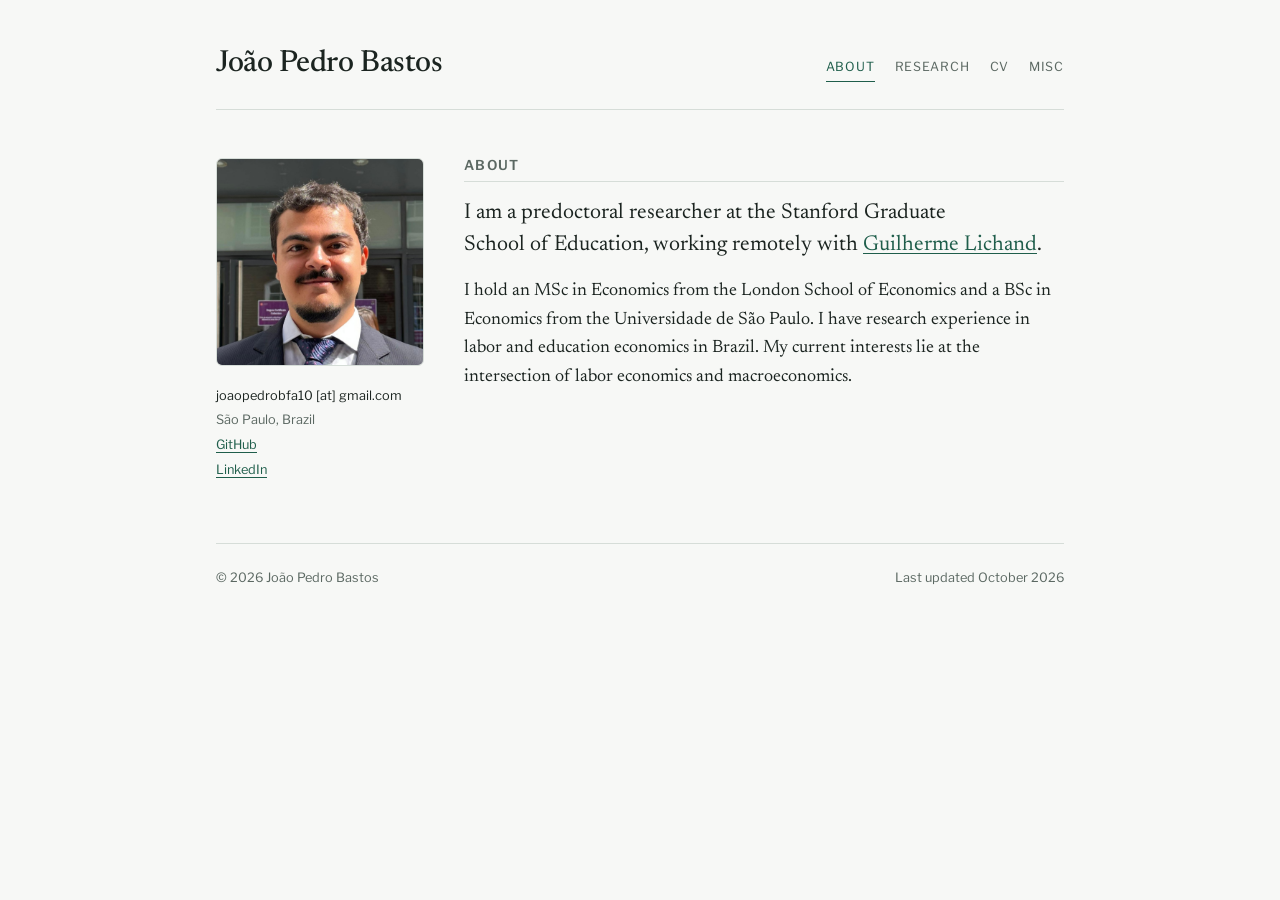
<file: index.html>
<!doctype html>
<html lang="en">
<head>
<meta charset="utf-8">
<meta name="viewport" content="width=device-width, initial-scale=1, viewport-fit=cover">
<title>João Pedro Bastos</title>
<meta name="claude:viewport-fit-sides" content="cover">
<meta name="description" content="João Pedro Bastos is a predoctoral researcher at the Stanford Graduate School of Education.">
<link rel="preconnect" href="https://fonts.googleapis.com">
<link rel="preconnect" href="https://fonts.gstatic.com" crossorigin>
<link rel="stylesheet" href="https://fonts.googleapis.com/css2?family=Libre+Franklin:wght@400;500;600&family=Newsreader:ital,opsz,wght@0,6..72,400;0,6..72,500;0,6..72,600;1,6..72,400&display=swap">
<link rel="stylesheet" href="style.css">
</head>
<body>
<div class="wrap">
  <header class="masthead">
    <a class="name" href="index.html">João Pedro Bastos</a>
    <nav class="nav" aria-label="Main">
      <a href="index.html" aria-current="page">About</a>
      <a href="research.html">Research</a>
      <a href="files/cv.pdf" target="_blank" rel="noopener" data-goatcounter-click="cv">CV</a>
      <a href="misc.html">Misc</a>
    </nav>
  </header>

  <main>
    <section class="intro">
      <aside class="side">
        <img class="portrait" src="images/portrait.jpeg" alt="Portrait of João Pedro Bastos">
        <!-- <div class="portrait" role="img" aria-label="Portrait placeholder">JP</div> -->
        <ul class="contact">
          <li>joaopedrobfa10 [at] gmail.com</li>
          <li class="muted">São Paulo, Brazil</li>
          <li><a href="https://github.com/joaopedrobfa" target="_blank" rel="noopener">GitHub</a></li>
          <li><a href="https://www.linkedin.com/in/joaopedrobfa" target="_blank" rel="noopener">LinkedIn</a></li>
        </ul>
      </aside>
      <div class="intro-text">
        <h1 class="section-label">About</h1>
        <p class="lede">I am a predoctoral researcher at the Stanford Graduate School&nbsp;of&nbsp;Education, working remotely with <a href="https://lichand.info/" target="_blank" rel="noopener">Guilherme Lichand</a>.</p>
        <p>I hold an MSc in Economics from the London School&nbsp;of&nbsp;Economics and a BSc in Economics from the Universidade de&nbsp;São&nbsp;Paulo. I have research experience in labor and education economics in Brazil. My current interests lie at the intersection of labor economics and macroeconomics.</p>
      </div>
    </section>
  </main>

  <footer>
    <span>© 2026 João Pedro Bastos</span>
    <span>Last updated October 2026</span>
  </footer>
</div>
<script>
  if (location.host !== 'joaopedrobfa.github.io') window.goatcounter = {no_onload: true};
</script>
<script data-goatcounter="https://joaopedrobfa.goatcounter.com/count"
        async src="//gc.zgo.at/count.js"></script>
</body>
</html>
</file>
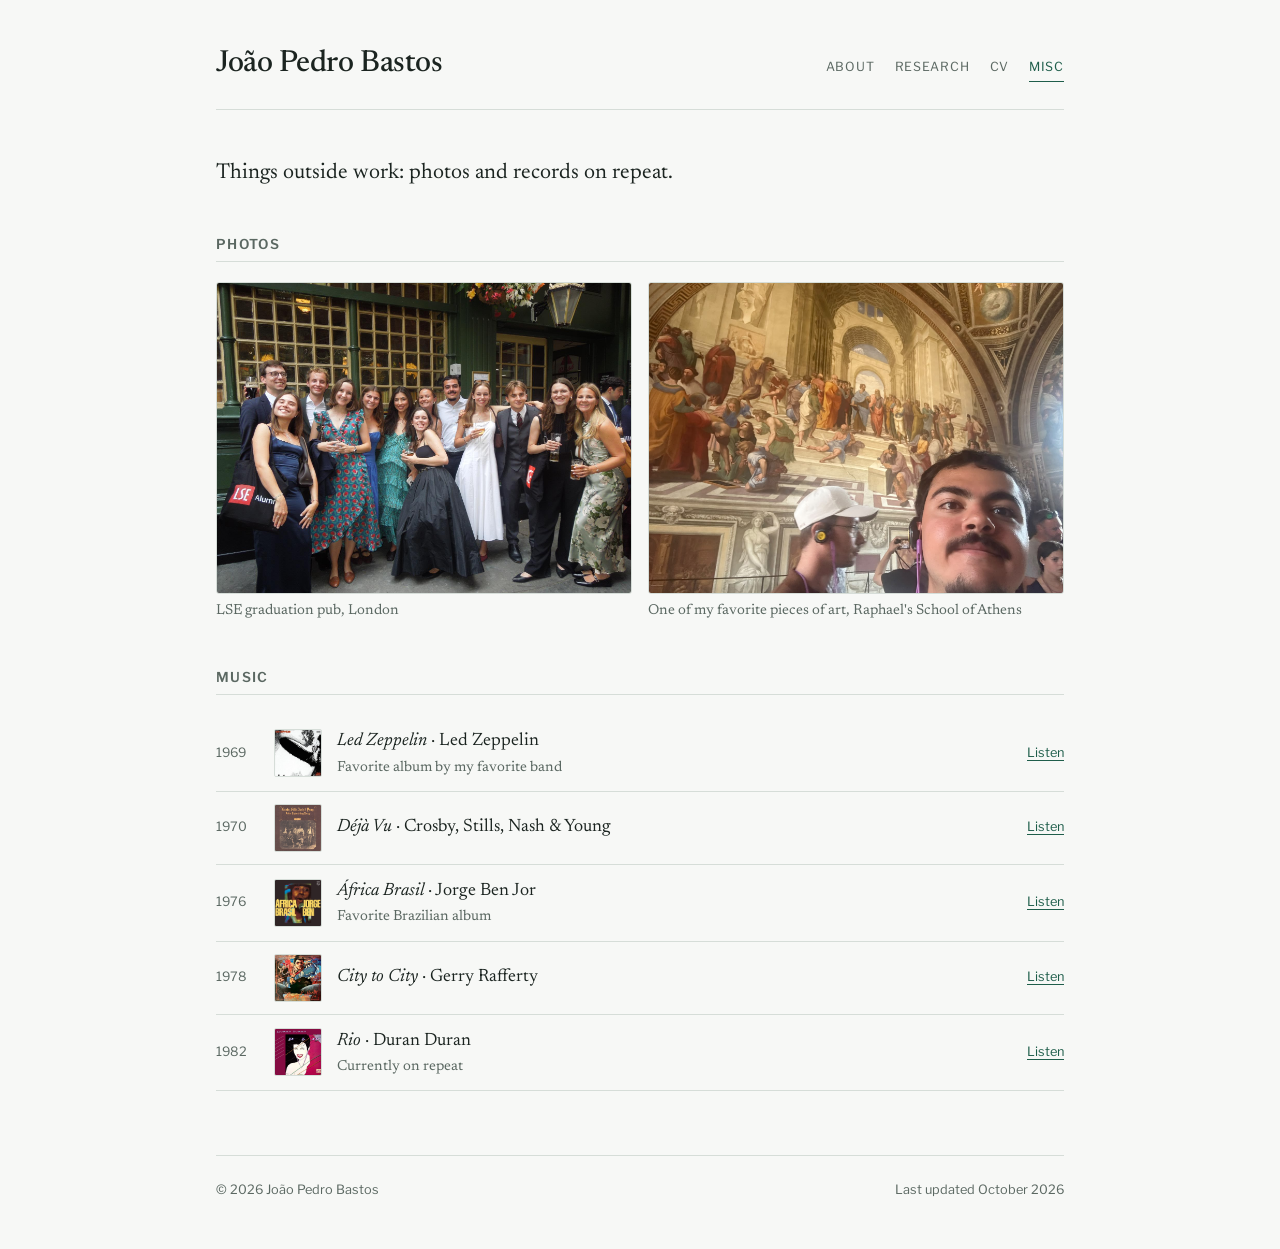
<file: misc.html>
<!doctype html>
<html lang="en">
<head>
<meta charset="utf-8">
<meta name="viewport" content="width=device-width, initial-scale=1, viewport-fit=cover">
<title>Misc · João Pedro Bastos</title>
<link rel="preconnect" href="https://fonts.googleapis.com">
<link rel="preconnect" href="https://fonts.gstatic.com" crossorigin>
<link rel="stylesheet" href="https://fonts.googleapis.com/css2?family=Libre+Franklin:wght@400;500;600&family=Newsreader:ital,opsz,wght@0,6..72,400;0,6..72,500;0,6..72,600;1,6..72,400&display=swap">
<link rel="stylesheet" href="style.css">
</head>
<body>
<div class="wrap">
  <header class="masthead">
    <a class="name" href="index.html">João Pedro Bastos</a>
    <nav class="nav" aria-label="Main">
      <a href="index.html">About</a>
      <a href="research.html">Research</a>
      <a href="files/cv.pdf" target="_blank" rel="noopener" data-goatcounter-click="cv">CV</a>
      <a href="misc.html" aria-current="page">Misc</a>
    </nav>
  </header>

  <main>
    <section>
      <p class="lede">Things outside work: photos and records on repeat.</p>
    </section>

    <section>
      <h2>Photos</h2>
      <!-- Swap each placeholder for: <img class="frame" src="images/photo1.jpg" alt="Short description"> -->
      <div class="photos">
        <figure class="photo"><img class="frame" src="images/graduation-pub.jpeg" alt="Group of friends outside a London pub after the LSE graduation"><figcaption>LSE graduation pub, London</figcaption></figure>
        <figure class="photo"><img class="frame" src="images/school-of-athens.jpeg" alt="Selfie in front of Raphael's School of Athens fresco"><figcaption>One of my favorite pieces of art, Raphael's School of Athens</figcaption></figure>
      </div>
    </section>

    <section>
      <h2>Music</h2>
      <ul class="records">
        <li><span class="year">1969</span><span class="cover"><img src="images/covers/led-zeppelin.jpg" alt="" loading="lazy" onerror="this.remove()"></span><span class="title"><em>Led Zeppelin</em> · Led Zeppelin<span class="note">Favorite album by my favorite band</span></span><a href="https://open.spotify.com/album/3ycjBixZf7S3WpC5WZhhUK" target="_blank" rel="noopener">Listen</a></li>
        <li><span class="year">1970</span><span class="cover"><img src="images/covers/deja-vu.jpg" alt="" loading="lazy" onerror="this.remove()"></span><span class="title"><em>Déjà Vu</em> · Crosby, Stills, Nash &amp; Young</span><a href="https://open.spotify.com/album/5bHkK1X4WEOzNvRhehvOcb" target="_blank" rel="noopener">Listen</a></li>
        <li><span class="year">1976</span><span class="cover"><img src="images/covers/africa-brasil.jpg" alt="" loading="lazy" onerror="this.remove()"></span><span class="title"><em>África Brasil</em> · Jorge Ben Jor<span class="note">Favorite Brazilian album</span></span><a href="https://open.spotify.com/album/0esHQqYklDPje00NUNq6py" target="_blank" rel="noopener">Listen</a></li>
        <li><span class="year">1978</span><span class="cover"><img src="images/covers/city-to-city.jpg" alt="" loading="lazy" onerror="this.remove()"></span><span class="title"><em>City to City</em> · Gerry Rafferty</span><a href="https://open.spotify.com/album/35yZZTWeSrszSKjRlFETwf" target="_blank" rel="noopener">Listen</a></li>
        <li><span class="year">1982</span><span class="cover"><img src="images/covers/rio.jpg" alt="" loading="lazy" onerror="this.remove()"></span><span class="title"><em>Rio</em> · Duran Duran<span class="note">Currently on repeat</span></span><a href="https://open.spotify.com/album/02tfQwJSOLP77oCd9U8bqm" target="_blank" rel="noopener">Listen</a></li>
      </ul>
    </section>

    <!-- Links section, hidden for now:

    <section>
      <h2>Links</h2>
      <ul class="entries">
        <li class="entry"><a href="https://example.com/" target="_blank" rel="noopener">Something worth reading</a><span class="small muted">One line on why.</span></li>
        <li class="entry"><a href="https://example.com/" target="_blank" rel="noopener">Another link</a><span class="small muted">One line on why.</span></li>
      </ul>
    </section>

    -->
  </main>

  <footer>
    <span>© 2026 João Pedro Bastos</span>
    <span>Last updated October 2026</span>
  </footer>
</div>
<script>
  if (location.host !== 'joaopedrobfa.github.io') window.goatcounter = {no_onload: true};
</script>
<script data-goatcounter="https://joaopedrobfa.goatcounter.com/count"
        async src="//gc.zgo.at/count.js"></script>
</body>
</html>
</file>
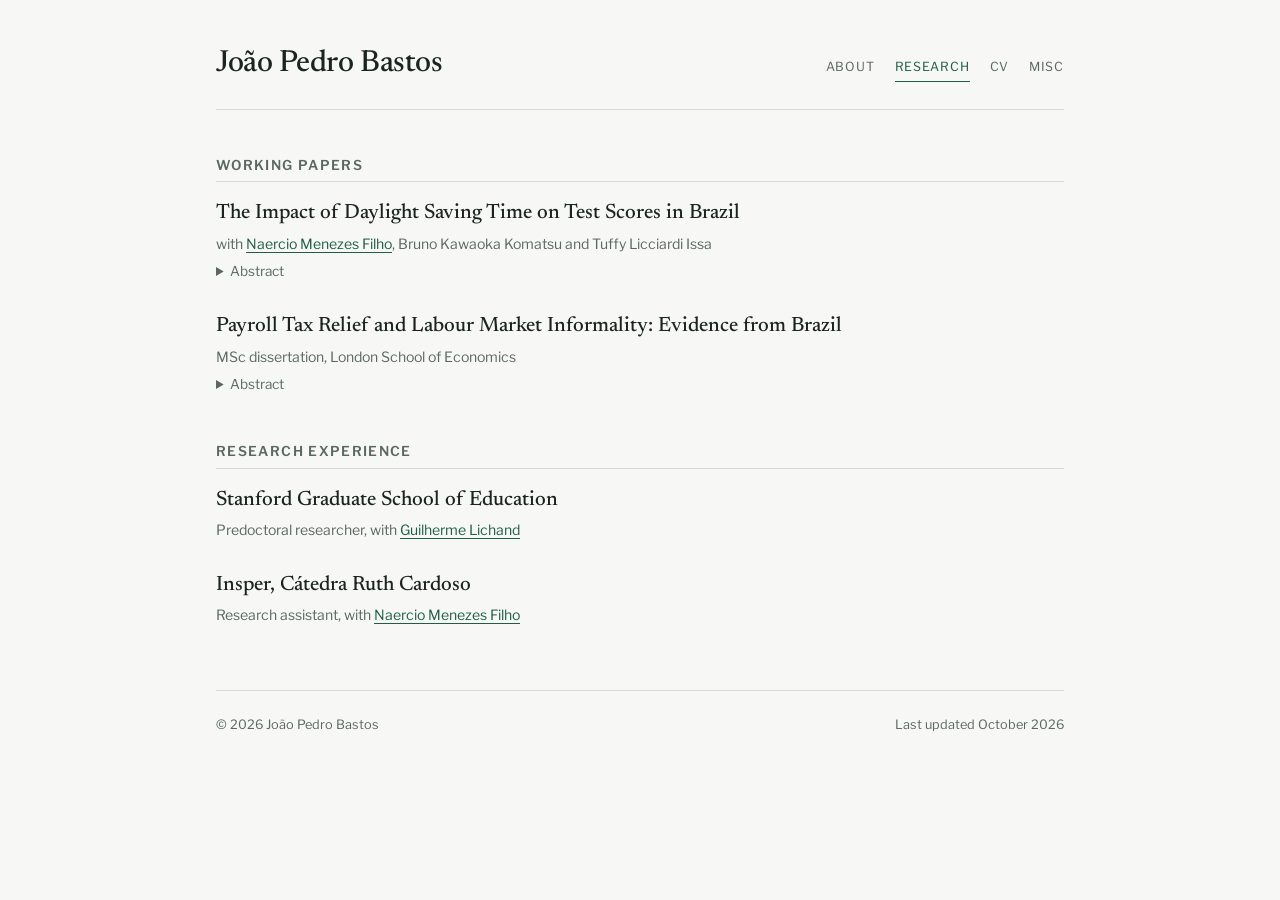
<file: research.html>
<!doctype html>
<html lang="en">
<head>
<meta charset="utf-8">
<meta name="viewport" content="width=device-width, initial-scale=1, viewport-fit=cover">
<title>Research · João Pedro Bastos</title>
<link rel="preconnect" href="https://fonts.googleapis.com">
<link rel="preconnect" href="https://fonts.gstatic.com" crossorigin>
<link rel="stylesheet" href="https://fonts.googleapis.com/css2?family=Libre+Franklin:wght@400;500;600&family=Newsreader:ital,opsz,wght@0,6..72,400;0,6..72,500;0,6..72,600;1,6..72,400&display=swap">
<link rel="stylesheet" href="style.css">
</head>
<body>
<div class="wrap">
  <header class="masthead">
    <a class="name" href="index.html">João Pedro Bastos</a>
    <nav class="nav" aria-label="Main">
      <a href="index.html">About</a>
      <a href="research.html" aria-current="page">Research</a>
      <a href="files/cv.pdf" target="_blank" rel="noopener" data-goatcounter-click="cv">CV</a>
      <a href="misc.html">Misc</a>
    </nav>
  </header>

  <main>
    <section>
      <h2>Working papers</h2>
      <ol class="entries">
        <li class="entry">
          <h3>The Impact of Daylight Saving Time on Test Scores in Brazil</h3>
          <div class="meta"><span>with <a href="https://sites.google.com/view/naercio-menezes-filho" target="_blank" rel="noopener">Naercio Menezes Filho</a>, Bruno Kawaoka Komatsu and Tuffy Licciardi Issa</span></div>
          <details>
            <summary>Abstract</summary>
            <p>Daylight saving time (DST) has been implemented in many countries to reduce electricity costs. In this paper, we explore the discontinuity of the mandatory DST across Brazilian municipalities to estimate its impact on average test scores of a large-scale high-stakes national exam between 2013 and 2019. Since the DST was extinguished in 2019, we use a geographic difference-in-discontinuities framework, which is robust to compound treatment and time-invariant sorting across municipalities. We find a positive impact of the end of DST on the change in performance of affected municipalities. The number of days between the introduction of DST and the start of the exams does not seem to make a difference for the estimated effects.</p>
          </details>
        </li>
        <li class="entry">
          <h3>Payroll Tax Relief and Labour Market Informality: Evidence from Brazil</h3>
          <div class="meta"><span>MSc dissertation, London School&nbsp;of&nbsp;Economics</span></div>
          <details>
            <summary>Abstract</summary>
            <p>This paper estimates the effect of Brazil&rsquo;s 2011 payroll tax relief program, the <em>desonera&ccedil;&atilde;o da folha</em>, on labour market informality at the sector level. Using microdata from the Pesquisa Nacional por Amostra de Domic&iacute;lios Cont&iacute;nua (PNADc) and exploiting the staggered rollout of the reform across sectors, I apply the imputation estimator of Borusyak et al. (2024) to a panel of sector-quarter observations spanning 2012 to 2014, benchmarked against three alternative estimators. The estimates point to a positive but statistically insignificant average treatment effect on the informality share, consistent across all four specifications considered. This null result aligns with existing evidence suggesting that informality is not a primary margin of adjustment to payroll tax changes in Brazil. Beneath the aggregate null, cohort-specific estimates reveal meaningful heterogeneity: the two treated cohorts point in opposite directions, with the overall null reflecting their weighted average rather than a uniform zero effect. The dynamic pattern warrants further investigation, but its causal interpretation remains uncertain given the data limitations inherent to household survey data.</p>
          </details>
        </li>
      </ol>
    </section>

    <section>
      <h2>Research experience</h2>
      <ul class="entries">
        <li class="entry">
          <h3>Stanford Graduate School&nbsp;of&nbsp;Education</h3>
          <div class="meta"><span>Predoctoral researcher, with <a href="https://lichand.info/" target="_blank" rel="noopener">Guilherme Lichand</a></span></div>
        </li>
        <li class="entry">
          <h3>Insper, Cátedra Ruth Cardoso</h3>
          <div class="meta"><span>Research assistant, with <a href="https://sites.google.com/view/naercio-menezes-filho" target="_blank" rel="noopener">Naercio Menezes Filho</a></span></div>
        </li>
      </ul>
    </section>
  </main>

  <footer>
    <span>© 2026 João Pedro Bastos</span>
    <span>Last updated October 2026</span>
  </footer>
</div>
<script>
  if (location.host !== 'joaopedrobfa.github.io') window.goatcounter = {no_onload: true};
</script>
<script data-goatcounter="https://joaopedrobfa.goatcounter.com/count"
        async src="//gc.zgo.at/count.js"></script>
</body>
</html>
</file>
<file: style.css>
/* Layout: single reading column (~42rem) under a quiet masthead; name set large, nav as small mono labels. */
:root {
  --bg: #f7f8f6;
  --surface: #eef1ee;
  --ink: #1b2420;
  --muted: #5b6862;
  --rule: #d6ddd8;
  --accent: #1f5e4b;
  --accent-soft: #dfe9e4;

  --display: "Newsreader", "Iowan Old Style", Georgia, serif;
  --body: "Newsreader", "Iowan Old Style", Georgia, serif;
  --label: "Libre Franklin", "Helvetica Neue", Arial, sans-serif;

  --step--1: 0.8rem;
  --step-0: 1.125rem;
  --step-1: 1.35rem;
  --step-2: 1.9rem;
  --step-3: 2.8rem;
}
@media (prefers-color-scheme: dark) {
  :root:not([data-theme="light"]) {
    --bg: #141917; --surface: #1c2320; --ink: #e4e9e6; --muted: #98a59f;
    --rule: #2c3531; --accent: #7cc4a8; --accent-soft: #22312b;
    color-scheme: dark;
  }
}
:root[data-theme="dark"] {
  --bg: #141917; --surface: #1c2320; --ink: #e4e9e6; --muted: #98a59f;
  --rule: #2c3531; --accent: #7cc4a8; --accent-soft: #22312b;
  color-scheme: dark;
}

* { box-sizing: border-box; }
html { -webkit-text-size-adjust: 100%; }
body {
  margin: 0;
  background: var(--bg);
  color: var(--ink);
  font-family: var(--body);
  font-size: var(--step-0);
  line-height: 1.6;
  padding-left: max(16px, env(safe-area-inset-left, 0px));
  padding-right: max(16px, env(safe-area-inset-right, 0px));
}
.wrap { max-width: 53rem; margin: 0 auto; }

a { color: var(--accent); text-decoration-thickness: 1px; text-underline-offset: 3px; }
a:hover { text-decoration-thickness: 2px; }
a:focus-visible { outline: 2px solid var(--accent); outline-offset: 3px; border-radius: 2px; }

/* Masthead */
.masthead {
  display: flex; flex-wrap: wrap; align-items: baseline; justify-content: space-between;
  gap: 0.75rem 2rem;
  padding-block: 2.5rem 1.25rem;
  border-bottom: 1px solid var(--rule);
}
.name {
  font-family: var(--display); font-weight: 500; font-size: var(--step-2);
  letter-spacing: -0.015em; color: var(--ink); text-decoration: none;
}
.nav { display: flex; flex-wrap: wrap; gap: 0.25rem 1.25rem; }
.nav a {
  font-family: var(--label); font-size: var(--step--1); text-transform: uppercase;
  font-size: 0.78rem; letter-spacing: 0.06em; color: var(--muted); text-decoration: none; padding-block: 0.25rem;
}
.nav a:hover { color: var(--ink); }
.nav a[aria-current="page"] { color: var(--accent); border-bottom: 1px solid var(--accent); }

main { padding-block: 3rem 4rem; display: grid; gap: 3rem; }

h1, h2, h3 { font-family: var(--display); font-weight: 500; line-height: 1.15; text-wrap: balance; margin: 0; }
h1 { font-size: var(--step-3); letter-spacing: -0.02em; }
h2 {
  font-family: var(--label); font-size: 0.85rem; font-weight: 600;
  text-transform: uppercase; letter-spacing: 0.1em; color: var(--muted);
  padding-bottom: 0.5rem; border-bottom: 1px solid var(--rule);
}
h3 { font-size: var(--step-1); }
p { margin: 0; }
section { display: grid; gap: 1.25rem; }
.prose { display: grid; gap: 1rem; }
.lede { font-size: var(--step-1); line-height: 1.45; color: var(--ink); }
.muted { color: var(--muted); }
.small { font-size: 0.95rem; }

/* About hero */
.intro { display: grid; grid-template-columns: 13rem minmax(0, 1fr); gap: 2.5rem; align-items: start; }
.side { display: grid; gap: 1.25rem; min-width: 0; }
.side .portrait { width: 100%; }
.contact {
  list-style: none; margin: 0; padding: 0; display: grid; gap: 0.35rem;
  font-family: var(--label); font-size: var(--step--1); line-height: 1.5;
  overflow-wrap: anywhere;
}
.portrait {
  width: 9rem; max-width: 100%; aspect-ratio: 1; border-radius: 6px;
  background: var(--surface); border: 1px solid var(--rule);
  display: grid; place-items: center; object-fit: cover;
  font-family: var(--display); font-size: var(--step-2); color: var(--muted);
}
.intro-text { display: grid; gap: 1rem; min-width: 0; }
@media (max-width: 560px) {
  .intro { grid-template-columns: 1fr; gap: 1.5rem; }
  .side { grid-template-columns: 7.5rem minmax(0, 1fr); align-items: end; }
  h1 { font-size: 2.2rem; }
}

/* Small section label used as the About page heading */
h1.section-label {
  font-family: var(--label); font-size: 0.85rem; font-weight: 600;
  text-transform: uppercase; letter-spacing: 0.1em; color: var(--muted);
  padding-bottom: 0.5rem; border-bottom: 1px solid var(--rule);
}

/* Key-value list (contact, interests) */
.kv { display: grid; grid-template-columns: 8rem minmax(0, 1fr); gap: 0.5rem 1.5rem; margin: 0; }
.kv dt { font-family: var(--label); font-size: var(--step--1); text-transform: uppercase; letter-spacing: 0.08em; color: var(--muted); padding-top: 0.3rem; }
.kv dd { margin: 0; min-width: 0; overflow-wrap: anywhere; }
@media (max-width: 480px) { .kv { grid-template-columns: 1fr; gap: 0.1rem; } .kv dd { margin-bottom: 0.75rem; } }

/* Research entries */
.entries { list-style: none; margin: 0; padding: 0; display: grid; gap: 2rem; }
.entry { display: grid; gap: 0.4rem; }
.entry h3 { font-size: 1.3rem; }
.meta { font-family: var(--label); font-size: 0.88rem; color: var(--muted); letter-spacing: 0; display: flex; flex-wrap: wrap; gap: 0.25rem 1rem; }
.tag { color: var(--accent); }
.links { display: flex; flex-wrap: wrap; gap: 0.25rem 1rem; font-family: var(--label); font-size: var(--step--1); }
details summary { cursor: pointer; font-family: var(--label); font-size: 0.85rem; color: var(--muted); }
details[open] summary { margin-bottom: 0.5rem; }
details p { font-size: 1rem; }

/* CV timeline */
.timeline { list-style: none; margin: 0; padding: 0; display: grid; gap: 1.5rem; }
.timeline li { display: grid; grid-template-columns: 7.5rem minmax(0, 1fr); gap: 1.5rem; }
.when { font-family: var(--label); font-size: var(--step--1); color: var(--muted); padding-top: 0.3rem; font-variant-numeric: tabular-nums; }
.what { display: grid; gap: 0.15rem; min-width: 0; }
.what strong { font-weight: 600; }
@media (max-width: 480px) { .timeline li { grid-template-columns: 1fr; gap: 0.1rem; } }

.button {
  display: inline-flex; align-items: center; gap: 0.5rem; justify-self: start;
  font-family: var(--label); font-size: var(--step--1); text-transform: uppercase; letter-spacing: 0.08em;
  padding: 0.65rem 1rem; border: 1px solid var(--accent); border-radius: 3px;
  color: var(--accent); text-decoration: none; background: transparent;
}
.button:hover { background: var(--accent-soft); }

/* Misc */
.photos { display: grid; grid-template-columns: repeat(2, minmax(0, 1fr)); gap: 1rem; }
.photo { margin: 0; display: grid; gap: 0.35rem; }
.photo .frame {
  aspect-ratio: 4 / 3; max-width: 100%; width: 100%; border-radius: 3px; object-fit: cover;
  background: var(--surface); border: 1px solid var(--rule);
  display: grid; place-items: center; color: var(--muted); font-family: var(--label); font-size: var(--step--1);
}
.photo figcaption { font-size: 0.9rem; color: var(--muted); }
@media (max-width: 480px) { .photos { grid-template-columns: 1fr; } }

.records { list-style: none; margin: 0; padding: 0; display: grid; }
.records li {
  display: grid; grid-template-columns: 2.75rem 3rem minmax(0, 1fr) auto; gap: 0.9rem; align-items: center;
  padding-block: 0.75rem; border-bottom: 1px solid var(--rule);
}
.records .year { font-family: var(--label); font-size: var(--step--1); color: var(--muted); font-variant-numeric: tabular-nums; }
.records .title { min-width: 0; }
.records .title em { font-style: italic; }
.records .cover {
  width: 3rem; aspect-ratio: 1; max-width: 100%; border-radius: 2px; overflow: hidden;
  background: var(--surface); border: 1px solid var(--rule);
}
.records .cover img { display: block; width: 100%; height: 100%; object-fit: cover; }
.records .note { display: block; font-size: 0.9rem; color: var(--muted); }
.records a { font-family: var(--label); font-size: var(--step--1); }

footer {
  border-top: 1px solid var(--rule); padding-block: 1.5rem 3rem;
  font-family: var(--label); font-size: var(--step--1); color: var(--muted);
  display: flex; flex-wrap: wrap; justify-content: space-between; gap: 0.5rem 1rem;
}
footer a { color: var(--muted); }

@media (prefers-reduced-motion: no-preference) { a { transition: color .15s, background-color .15s; } }
</file>
